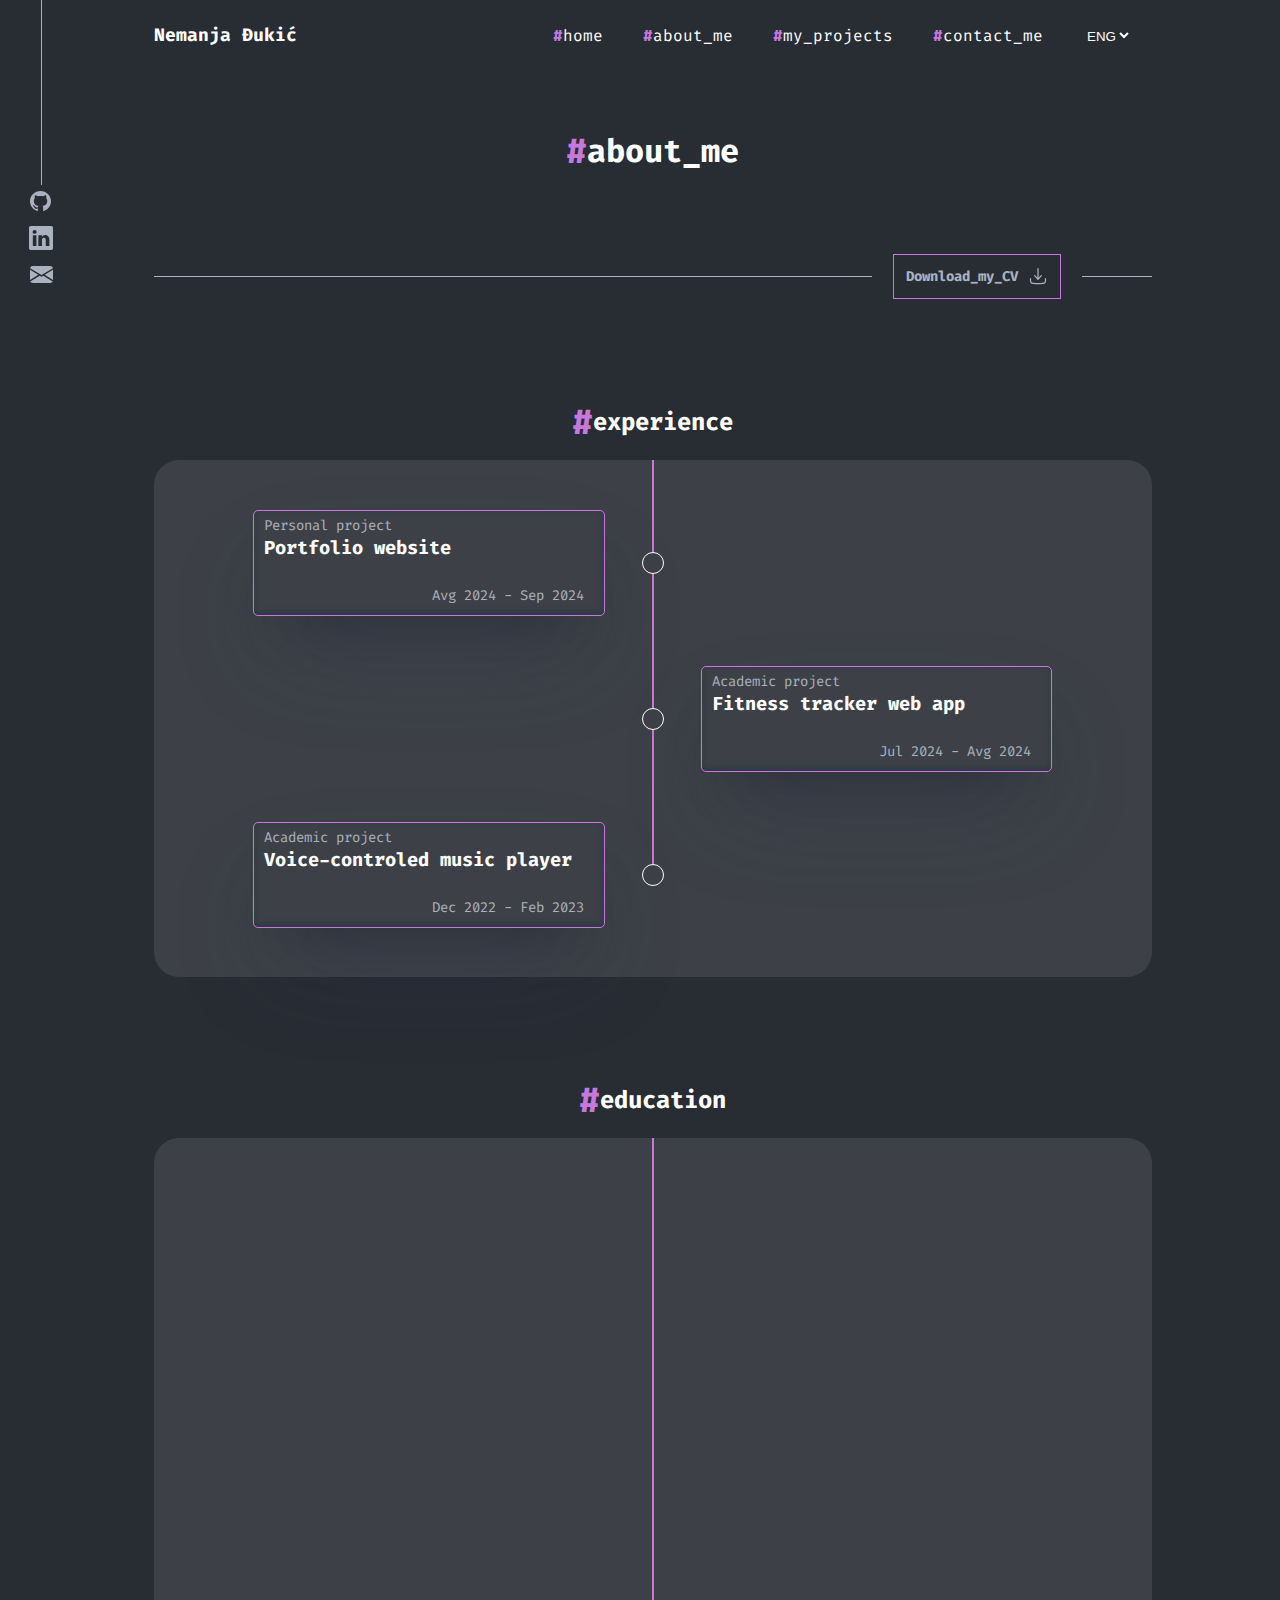
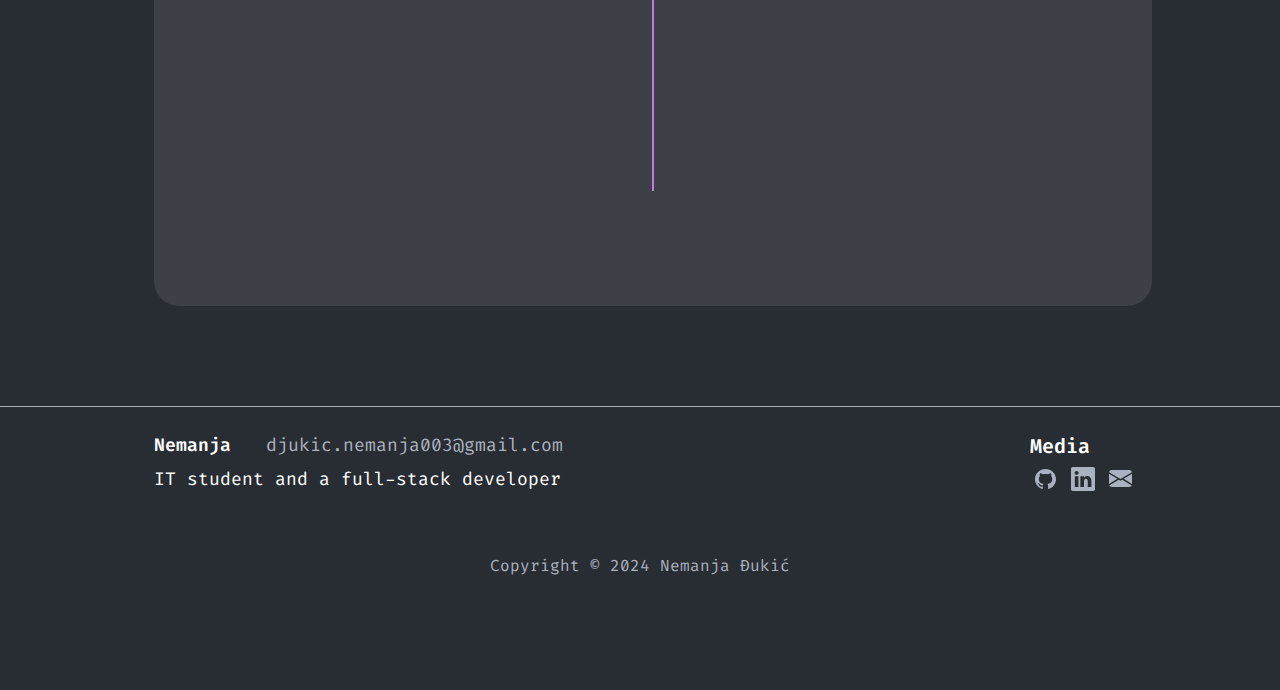
<file: about.html>
<!DOCTYPE html>
<html lang="en">
<head>
    <meta charset="UTF-8">
    <meta name="viewport" content="width=device-width, initial-scale=1.0">
    <title>Nemanja Đukić</title>
    <link rel="stylesheet" type="text/css" media="screen" href="./CSS/main.css">
    <link rel="stylesheet" type="text/css" media="screen" href="./CSS/about.css">
</head>
<body>
    <header class="navbar">
        <div class="row" id="navbar-row">
            <div class="line-and-links">
                <div class="line"></div>
                <div class="links">
                    <a href="https://github.com/djukic03" target="_blank"><img src="./assets/icons/Github.svg"/></a>
                    <a href="https://www.linkedin.com/in/nemanja-đukić" target="_blank"><img src="./assets/icons/Linkedin.svg"/></a>
                    <a href="mailto:djukic.nemanja003@gmail.com" target="_blank"><img src="./assets/icons/Email.svg"/></a>
                </div>
            </div>
            <a href="./index.html" id="profile">Nemanja Đukić</a>
            <ul class="desktop-nav">
                <li class="nav-li">
                    <p class="hash">#</p><a href="./index.html" class="home">home</a>
                </li>
                <li class="nav-li">
                    <p class="hash">#</p><a href="./about.html" class="about">about_me</a>
                </li>
                <li class="nav-li">
                    <p class="hash">#</p><a href="./projects.html" class="my-projects">my_projects</a>
                </li>
                <li class="nav-li">
                    <p class="hash">#</p><a href="./contact.html" class="contact">contact_me</a>
                </li>
                <li class="nav-li">
                    <select name="language" class="language">
                        <option value="en" selected style="color: white; background-color: #282C33;">ENG</option>
                        <option value="sr" style="color: white; background-color: #282C33;">СРБ</option>
                    </select>
                </li>
            </ul>
            <div class="mobile-nav">
                <div class="line-one"></div>
                <div class="line-two"></div>
            </div>
        </div>
        <div class="mobile-nav-container">
            <ul class="mobile-nav-ul">
                <li class="nav-li">
                    <p class="hash">#</p><a href="./index.html" class="home">home</a>
                </li>
                <li class="nav-li">
                    <p class="hash">#</p><a href="./about.html" class="about">about_me</a>
                </li>
                <li class="nav-li">
                    <p class="hash">#</p><a href="./projects.html" class="my-projects">my_projects</a>
                </li>
                <li class="nav-li">
                    <p class="hash">#</p><a href="./contact.html" class="contact">contact_me</a>
                </li>
                <li class="nav-li">
                    <select name="language" class="language">
                        <option value="en" selected style="color: white; background-color: #282C33;">ENG</option>
                        <option value="sr" style="color: white; background-color: #282C33;">СРБ</option>
                    </select>
                </li>
            </ul>
            <div class="mobile-links">
                <a href="https://github.com/djukic03" target="_blank"><img src="./assets/icons/Github.svg"/></a>
                <a href="https://www.linkedin.com/in/nemanja-đukić" target="_blank"><img src="./assets/icons/Linkedin.svg"/></a>
                <a href="mailto:djukic.nemanja003@gmail.com" target="_blank"><img src="./assets/icons/Email.svg"/></a>
            </div>
        </div>
    </header>
    <main class="content">
        <div class="page-title">
            <p class="hash">#</p><h1 class="about" id="about-me">about_me</h1>
        </div>
        <div class="cv">
            <div class="cv-line-1"></div>
            <div class="cv-download">
                <a href="./assets/Nemanja Đukić.pdf" target="_blank"><button class="btn" id="download-cv">Download_my_CV <img src="./assets/icons/Download.svg" alt="download"/></button></a>  
            </div>
            <div class="cv-line-2"></div>
        </div>
        
        <div class="profile"></div>

        <div class="experience">
            <div class="experience-title">
                <p class="hash">#</p><h2>experience</h2>
            </div>
            <div class="row" id="exp-row">
                <div class="absolute" id="exp-line-container">
                    <div class="exp-line"></div>
                </div>
                <div class="left-experience">
                    <div class="one-experience">
                        <p>Personal project</p>
                        <h3>Portfolio website</h3>
                        <p class="date">Avg 2024 - Sep 2024</p>
                    </div>
                    <div class="white-circle"></div>
                </div>
                <div class="right-experience">
                    <div class="white-circle"></div>
                    <div class="one-experience">
                        <p>Academic project</p>
                        <h3>Fitness tracker web app</h3>
                        <p class="date">Jul 2024 - Avg 2024</p>
                    </div>
                </div>
                <div class="left-experience">
                    <div class="one-experience">
                        <p>Academic project</p>
                        <h3>Voice-controled music player</h3>
                        <p class="date">Dec 2022 - Feb 2023</p>
                    </div>
                    <div class="white-circle"></div>
                </div>
            </div>
        </div>

        <div class="experience">
            <div class="experience-title">
                <p class="hash">#</p><h2>education</h2>
            </div>
            <div class="row" id="exp-row">
                <div class="absolute" id="exp-line-container">
                    <div class="exp-line" id="edu-line"></div>
                </div>
                <div class="left-experience">
                    <div class="one-experience">
                        <p>Faculty of Organizational Sciences, University of Belgrade</p>
                        <h3>Information Systems and Technology</h3>
                        <p class="date">Oct 2022 - Present</p>
                    </div>
                    <div class="white-circle"></div>
                </div>
                <div class="right-experience">
                    <div class="white-circle"></div>
                    <div class="one-experience">
                        <p>Extracurricular activity</p>
                        <h3>ELAB Summer School - Product Management course</h3>
                        <p class="date">Sep 2024</p>
                    </div>
                </div>
                <div class="left-experience">
                    <div class="one-experience">
                        <p>Extracurricular activity</p>
                        <h3>Advanced Java course</h3>
                        <p class="date">Feb 2024 - Jun 2024</p>
                    </div>
                    <div class="white-circle"></div>
                </div>
                <div class="right-experience">
                    <div class="white-circle"></div>
                    <div class="one-experience">
                        <p>Technical school "Valjevo", Valjevo</p>
                        <h3>Electrotechnician of Information Technology</h3>
                        <p class="date">Sep 2018 - Jun 2022</p>
                    </div>
                </div>
            </div>
        </div>
    </main>
    <footer>
        <div class="row" style="align-items: flex-start;">
            <div class="name">
                <div class="row" style="justify-content: flex-start;">
                    <p>Nemanja</p>
                    <a href="mailto:djukic.nemanja003@gmail.com" target="_blank">djukic.nemanja003@gmail.com</a>
                </div>
                <p id="footer-text" style="margin-top: 10px;">IT student and a full-stack developer</p>
            </div>
            <div class="media">
                <p>Media</p>
                <div class="row">
                    <a href="https://github.com/djukic03" target="_blank"><img src="./assets/icons/Github.svg"/></a>
                    <a href="https://www.linkedin.com/in/nemanja-đukić" target="_blank"><img src="./assets/icons/Linkedin.svg"/></a>
                    <a href="mailto:djukic.nemanja003@gmail.com" target="_blank"><img src="./assets/icons/Email.svg"/></a>
                </div>
            </div>
        </div>
        <p style="margin-top: 50px; color: #ABB2BF;">Copyright © 2024 Nemanja Đukić</p>
    </footer>
    <script type="module" src="./JS/main.js"></script>
    <script type="module" src="./JS/about.js"></script>
</body>
</html>
</file>
<file: CSS/main.css>
@font-face {
    font-family: 'FiraCode';
    src: url('../assets/fonts/Fira_Code/FiraCode-VariableFont_wght.ttf');
}

html {
    font-family: 'FiraCode', monospace;
    color: white;
}

h1,
h2,
h3,
h4,
h5,
h6,
p {
    margin: 0;
    padding: 0;
}

a {
    text-decoration: none;
    color: white;

    &:hover {
        color: #ABB2BF;
    }
}

body {
    margin: 0;
    padding: 0;
    width: 100%;
    background-color: #282C33;
    overflow-x: hidden;
}

.row {
    display: flex;
    flex-direction: row;
    flex-wrap: nowrap;
    justify-content: space-between;
    align-items: center;
    width: 100%;
}

.absolute {
    position: absolute;
}

.hash {
    color: #C778DD;
    font-weight: bold;
    font-size: 35px;
}

.btn {
    width: 150px;
    height: 40px;
    margin-top: 5%;
    background: none;
    border: #C778DD 1px solid;
    text-decoration: none;
    color: white;
    font-size: 14px;
    font-weight: bold;
    cursor: pointer;
    font-family: 'FiraCode', monospace;

    &:hover {
        background-color: rgb(199, 120, 221, 0.2);
        transition: 0.5s;
    }
}

.pink-line {
    width: 30%;
    height: 1px;
    background-color: #C778DD;
    margin-left: 20px;
}

.navbar {
    position: fixed;
    top: 0;
    left: 0;
    height: 70px;
    width: 100%;
    background: #282C33;
    z-index: 9999999;
}

#navbar-row {
    display: flex;
    flex-direction: row;
    flex-wrap: nowrap;
    justify-content: space-between;
    align-items: center;
    width: 100%;
    height: 100%;
}

.line-and-links {
    position: absolute;
    left: 25px;
    top: 0px;
    display: flex;
    flex-direction: column;
    flex-wrap: nowrap;
    justify-content: center;
    align-items: center;
    background-color: #282C33;
}

.line {
    width: 1px;
    height: 185px;
    background-color: #ABB2BF;
}

.links {
    display: flex;
    flex-direction: column;
    flex-wrap: nowrap;
    justify-content: center;
    align-items: center;
}

.desktop-nav {
    list-style: none;
    display: flex;
    flex-direction: row;
    justify-content: center;
    align-items: center;
    margin-right: 10%;
    padding: 0;
}

.language {
    background: transparent;
    border: none;
    color: white;
    padding-top: 3px;

    .option {
        width: 100%;
        height: 100%;
    }
}

.nav-li {
    display: flex;
    flex-direction: row;
    justify-content: center;
    align-items: center;
    margin: 0 20px;
    padding: 0;

    .hash {
        font-size: 16px;
    }

    a {
        font-size: 16px;
    }
}

#profile {
    color: white;
    font-size: 18px;
    font-weight: bold;
    text-decoration: none;
    position: relative;
    top: 0;
    margin-left: 12%;

    &:hover {
        color: #ABB2BF;
    }
}

.mobile-nav {
    display: none;
}

.mobile-nav-container {
    display: none;
    position: fixed;
    top: 70px;
    left: 0;
    width: 100%;
    height: 92%;
    background-color: #282C33;
    z-index: 9999999;
    opacity: 0;
    max-height: 0;
    overflow: hidden;
    transition: max-height 0.5s ease, opacity 0.5s ease;
}

.mobile-nav-container.show {
    display: block;
    max-height: 92%;
    opacity: 1;
}

.mobile-nav-ul {
    display: flex;
    flex-direction: column;
    justify-content: flex-start;
    align-items: flex-start;
    list-style: none;
    padding: 0;
    margin: 0;
    margin-top: 20px;
    margin-left: 10px;

    .nav-li {
        margin: 20px;
        padding: 0;

        p,
        a,
        .language {
            font-size: 25px;
        }
    }
}

.mobile-links {
    position: absolute;
    width: 100%;
    bottom: 15px;
    text-align: center;

    img {
        width: 50px;
        margin: 0 10px;
    }
}

@media screen and (max-width: 850px) {
    .line-and-links {
        display: none;
    }

    #profile {
        margin-left: 5%;
    }

    .desktop-nav {
        display: none;
    }

    .mobile-nav {
        display: flex;
        flex-direction: column;
        flex-wrap: nowrap;
        justify-content: flex-start;
        align-items: flex-end;
        background-color: #282C33;
        z-index: 9999999;
        width: 50px;
        margin-right: 5%;

        .line-one {
            width: 50px;
            height: 1px;
            background-color: white;
            margin-bottom: 12px;
            transition: transform 0.5s ease, width 0.5s ease, margin-bottom 0.5s ease;
        }

        .line-two {
            width: 35px;
            height: 1px;
            background-color: white;
            transition: transform 0.5s ease;
        }
    }
}

footer {
    position: relative;
    text-align: center;
    border-top: 1px solid #ABB2BF;
    padding: 2% 12% 1% 12%;

    .name {
        text-align: left;

        .row p {
            font-size: 18px;
            font-weight: 600;
        }

        p {
            font-size: 18px;
        }

        a {
            color: #ABB2BF;
            text-decoration: none;
            font-size: 18px;
            margin-left: 35px;
        }
    }

    .media {
        text-align: left;

        p {
            font-size: 20px;
            font-weight: 600;
        }

        a {
            padding: 5% 0;
            padding-right: 5%;
        }
    }
}

@media screen and (max-width: 850px) {
    footer {
        padding: 2% 5% 1% 5%;

        p {
            font-size: 12px;
        }

        .name {
            .row p {
                font-size: 12px;
            }

            p {
                font-size: 12px;
            }

            a {
                font-size: 12px;
                margin-left: 10px;
            }
        }

        .media {
            p {
                font-size: 12px;
            }

            img {
                width: 24px;
            }
        }

    }
}

@media screen and (max-width: 400px) {
    footer {
        p {
            font-size: 10px;
        }

        .name {
            .row p {
                font-size: 10px;
            }

            p {
                font-size: 10px;
            }

            a {
                font-size: 10px;
                margin-left: 5px;
            }
        }

        .media {
            p {
                font-size: 10px;
            }

            img {
                width: 20px;
            }
        }
    }
}

@media screen and (max-width: 300px) {
    footer {
        p {
            font-size: 8px;
        }

        .name {
            .row {
                flex-direction: column;
                align-items: flex-start;

                p {
                    font-size: 8px;
                }
            }

            p {
                font-size: 8px;
                text-wrap: wrap;
            }

            a {
                font-size: 8px;
                margin-left: 0;
            }
        }

        .media {
            p {
                font-size: 8px;
            }


        }
    }
}

.content {
    position: relative;
    margin-top: 10%;
    margin-left: 12%;
    margin-right: 10%;
}

@media screen and (max-width: 850px) {
    .content {
        margin-top: 10%;
        margin-left: 5%;
        margin-right: 5%;
    }
}

.page-title {
    position: relative;
    margin: 8% 0;
    display: flex;
    flex-direction: row;
    flex-wrap: nowrap;
    justify-content: center;
    align-items: center;
}
</file>
<file: CSS/about.css>
.cv {
    position: relative;
    display: flex;
    flex-direction: row;
    flex-wrap: nowrap;
    justify-content: space-between;
    align-items: center;
    width: 100%;

    .cv-line-1 {
        width: 72%;
        height: 1px;
        background-color: #ABB2BF;
    }

    .cv-download {
        width: 21%;
        display: flex;
        align-items: center;
        justify-content: center;

        a {
            width: 80%;
        }

        .btn {
            margin: 0;
            width: 100%;
            height: 45px;
            color: #ABB2BF;
            display: inline-flex;
            align-items: center;
            justify-content: center;
        }

        img {
            width: 20px;
            margin-left: 10px;
        }
    }

    .cv-line-2 {
        width: 7%;
        height: 1px;
        background-color: #ABB2BF;
    }
}

.experience {
    position: relative;
    width: 100%;
    height: 100%;
    margin-top: 100px;
    margin-bottom: 100px;

    .experience-title {
        display: flex;
        flex-direction: row;
        flex-wrap: nowrap;
        justify-content: center;
        align-items: center;
        margin-bottom: 15px;
    }
}

#exp-row {
    position: relative;
    flex-direction: column;
    justify-content: flex-start;
    align-items: stretch;
    width: 100%;
    padding-bottom: 5%;
    background-color: #3D4147;
    border-radius: 25px;
}

#exp-line-container {
    height: 100%;
    top: 0;
    left: 50%;
    right: 50%;
    display: flex;
    flex-direction: column;
    justify-content: flex-start;
    align-items: center;

    .white-circle {
        width: 10px;
        height: 10px;
        margin: 0;
    }
}

.exp-line {
    width: 2px;
    height: 78%;
    background-color: #C778DD;
}

.left-experience {
    position: relative;
    width: 50%;
    display: flex;
    flex-direction: row;
    flex-wrap: nowrap;
    justify-content: space-between;
    align-items: center;
    margin-top: 5%;
    opacity: 0;
    transform-origin: center right;
    transform: rotate(-90deg);
    transition: opacity 1s ease, transform 0.7s ease;
}

.left-experience.visible {
    opacity: 1;
    transform-origin: center right;
    transform: rotate(0deg);
}

.right-experience {
    position: relative;
    width: 50%;
    display: flex;
    flex-direction: row;
    flex-wrap: nowrap;
    justify-content: space-between;
    align-items: center;
    margin-top: 5%;
    margin-left: 50%;
    opacity: 0;
    transform-origin: center left;
    transform: rotate(90deg);
    transition: opacity 1s ease, transform 0.7s ease;

    .white-circle {
        margin-right: 0;
        margin-left: -10.8px;
    }

    .one-experience {
        margin-left: 0;
        margin-right: 20%;
    }
}

.right-experience.visible {
    opacity: 1;
    transform-origin: center left;
    transform: rotate(0deg);
}

.one-experience {
    position: relative;
    width: 70%;
    height: 100%;
    border: 1px solid #C778DD;
    box-shadow: rgba(50, 50, 93, 0.25) 0px 50px 100px -20px, rgba(0, 0, 0, 0.3) 0px 30px 60px -30px, rgba(10, 37, 64, 0.35) 0px -2px 6px 0px inset;
    border-radius: 5px;
    margin-left: 20%;

    p {
        color: #ABB2BF;
        font-size: 14px;
        margin-left: 10px;
        margin-top: 5px;
    }

    h3 {
        margin-left: 10px;
        margin-bottom: 55px;
    }

    .date {
        position: absolute;
        bottom: 10px;
        right: 20px;
    }
}

.white-circle {
    border: 1px solid white;
    background-color: #3D4147;
    border-radius: 50%;
    width: 20px;
    height: 20px;
    margin-right: -10.8px;
    transition: transform 1s ease;
}

.white-circle.visible {
    animation: scaleEffect 1s ease;
}

@keyframes scaleEffect {
    0% {
        transform: scale(1);
    }

    50% {
        transform: scale(1.5);
    }

    100% {
        transform: scale(1);
    }
}

#edu-line {
    height: 85%;
}
</file>
